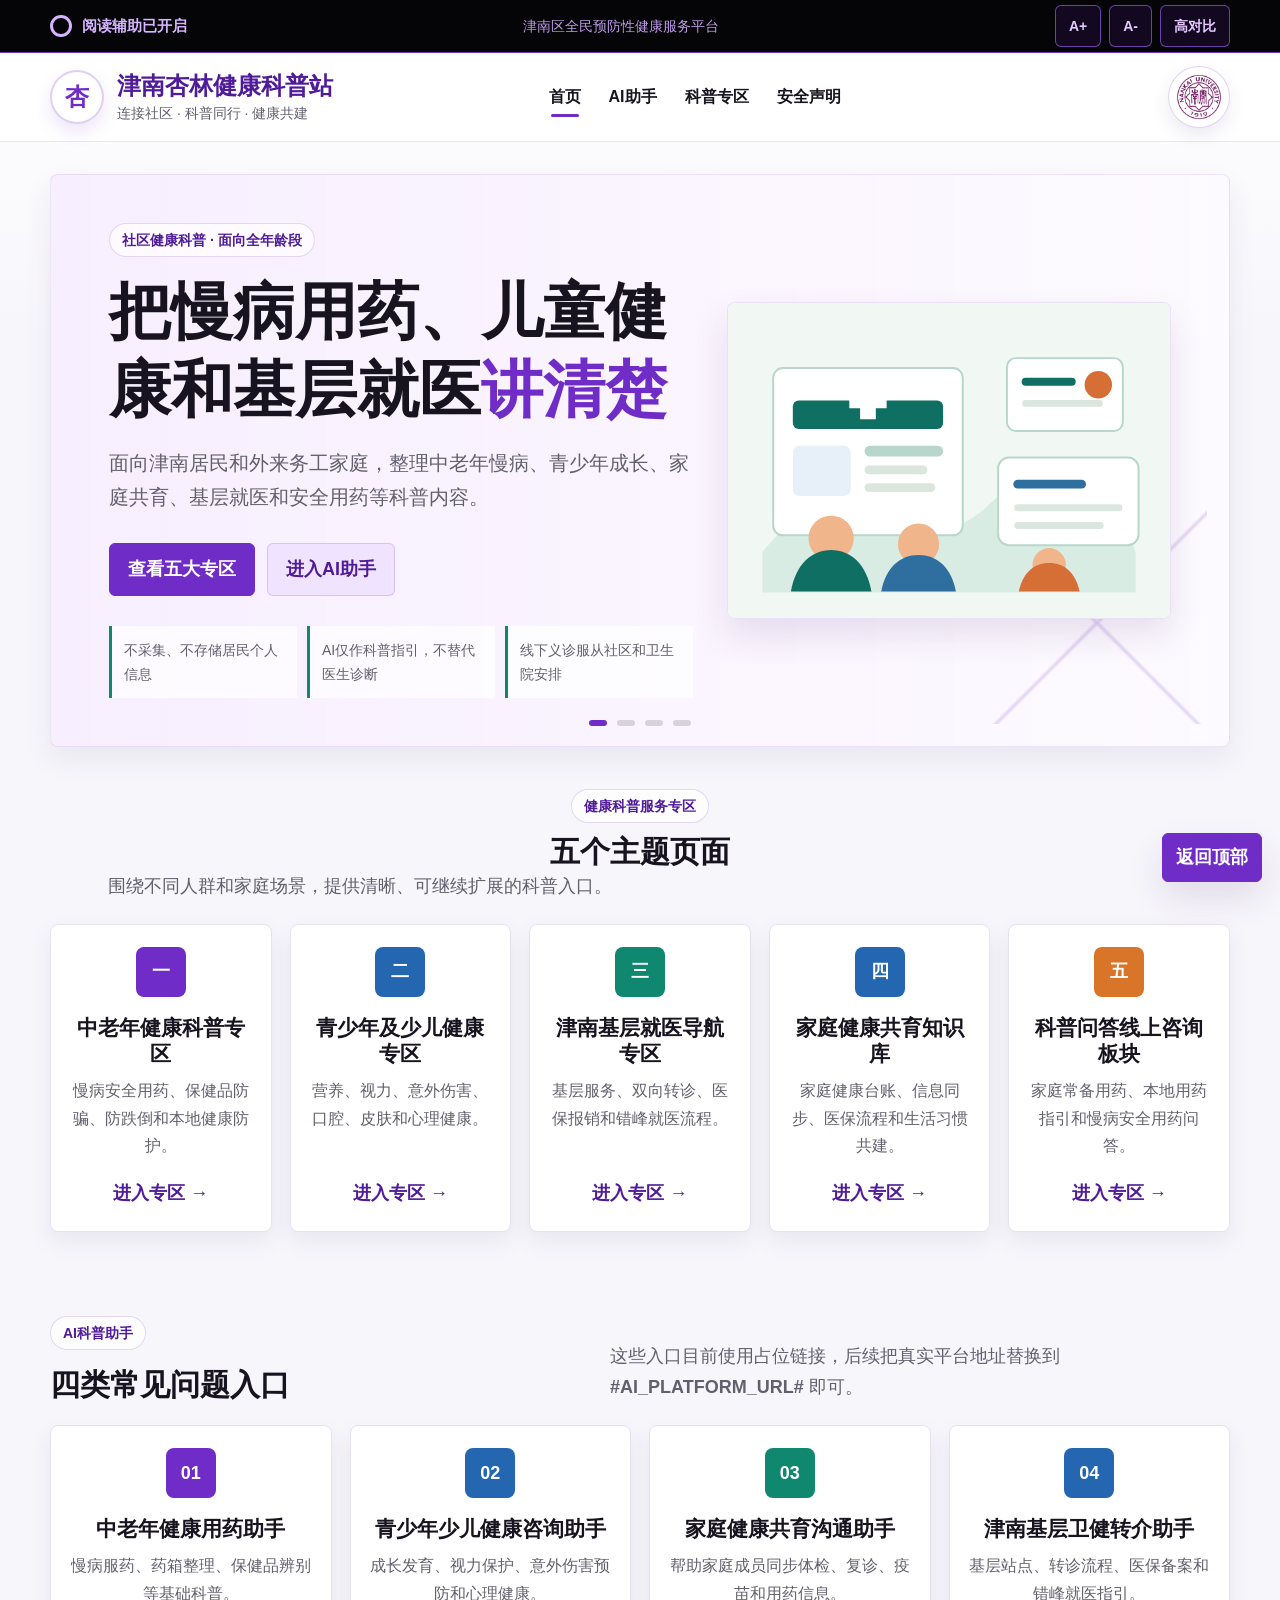
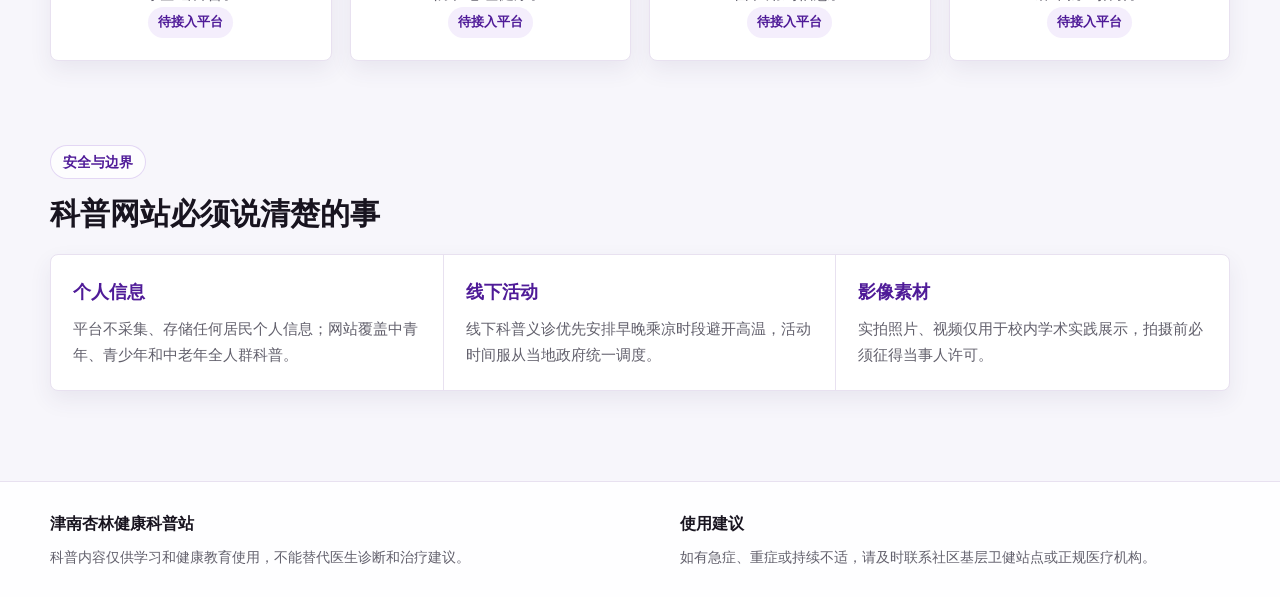
<file: index.html>
<!DOCTYPE html>
<html lang="zh-CN">
<head>
    <meta charset="UTF-8">
    <meta name="viewport" content="width=device-width, initial-scale=1.0">
    <title>津南杏林健康科普站 - 津南区全民预防性健康服务平台</title>
    <link rel="stylesheet" href="./css/common.css">
</head>
<body>
    <a class="skip-link" href="#main">跳到主要内容</a>

    <div class="accessibility-strip">
        <div class="container accessibility-inner">
            <span class="assist-status">阅读辅助已开启</span>
            <span class="assist-note">津南区全民预防性健康服务平台</span>
            <div class="tool-bar" aria-label="阅读辅助工具">
                <button type="button" onclick="biggerFont()">A+</button>
                <button type="button" onclick="smallerFont()">A-</button>
                <button type="button" onclick="toggleDark()">高对比</button>
            </div>
        </div>
    </div>

    <header class="site-header">
        <div class="container header-inner">
            <a class="brand" href="./index.html" aria-label="津南杏林健康科普站首页">
                <span class="brand-mark">杏</span>
                <span>
                    <span class="brand-name">津南杏林健康科普站</span>
                    <span class="brand-subtitle">连接社区 · 科普同行 · 健康共建</span>
                </span>
            </a>

            <nav class="site-nav" aria-label="主导航">
                <a class="is-active" href="./index.html">首页</a>
                <a href="#assistants">AI助手</a>
                <a href="#services">科普专区</a>
                <a href="#notice">安全声明</a>
            </nav>

            <div class="header-actions">
                <span class="school-badge" aria-label="南开大学校徽">
                    <img src="./img/微信图片_20260716220226_131_164.png" alt="南开大学校徽">
                </span>
            </div>
        </div>
    </header>

    <main id="main">
        <section class="container hero">
            <div>
                <span class="eyebrow">社区健康科普 · 面向全年龄段</span>
                <h1>把慢病用药、儿童健康和基层就医<span class="highlight">讲清楚</span></h1>
                <p class="hero-text">
                    面向津南居民和外来务工家庭，整理中老年慢病、青少年成长、家庭共育、基层就医和安全用药等科普内容。
                </p>
                <div class="hero-actions">
                    <a class="button primary" href="#services">查看五大专区</a>
                    <a class="button secondary" href="#assistants">进入AI助手</a>
                </div>
                <div class="hero-notes" aria-label="平台特点">
                    <p class="note">不采集、不存储居民个人信息</p>
                    <p class="note">AI仅作科普指引，不替代医生诊断</p>
                    <p class="note">线下义诊服从社区和卫生院安排</p>
                </div>
            </div>

            <div class="hero-visual">
                <img src="./img/community-health.svg" alt="社区健康科普插画">
            </div>

            <div class="hero-dots" aria-hidden="true">
                <span></span>
                <span></span>
                <span></span>
                <span></span>
            </div>
        </section>

        <section class="section" id="services">
            <div class="container">
                <div class="section-header center">
                    <span class="eyebrow">健康科普服务专区</span>
                    <h2>五个主题页面</h2>
                    <p>围绕不同人群和家庭场景，提供清晰、可继续扩展的科普入口。</p>
                </div>

                <div class="card-grid service-grid">
                    <a class="card" href="./pages/old.html">
                        <span class="card-index">一</span>
                        <h3>中老年健康科普专区</h3>
                        <p>慢病安全用药、保健品防骗、防跌倒和本地健康防护。</p>
                        <span class="text-link">进入专区 →</span>
                    </a>
                    <a class="card" href="./pages/child.html">
                        <span class="card-index">二</span>
                        <h3>青少年及少儿健康专区</h3>
                        <p>营养、视力、意外伤害、口腔、皮肤和心理健康。</p>
                        <span class="text-link">进入专区 →</span>
                    </a>
                    <a class="card" href="./pages/hospital.html">
                        <span class="card-index">三</span>
                        <h3>津南基层就医导航专区</h3>
                        <p>基层服务、双向转诊、医保报销和错峰就医流程。</p>
                        <span class="text-link">进入专区 →</span>
                    </a>
                    <a class="card" href="./pages/family.html">
                        <span class="card-index">四</span>
                        <h3>家庭健康共育知识库</h3>
                        <p>家庭健康台账、信息同步、医保流程和生活习惯共建。</p>
                        <span class="text-link">进入专区 →</span>
                    </a>
                    <a class="card" href="./pages/medicine.html">
                        <span class="card-index">五</span>
                        <h3>科普问答线上咨询板块</h3>
                        <p>家庭常备用药、本地用药指引和慢病安全用药问答。</p>
                        <span class="text-link">进入专区 →</span>
                    </a>
                </div>
            </div>
        </section>

        <section class="section" id="assistants">
            <div class="container">
                <div class="section-header">
                    <div>
                        <span class="eyebrow">AI科普助手</span>
                        <h2>四类常见问题入口</h2>
                    </div>
                    <p>这些入口目前使用占位链接，后续把真实平台地址替换到 <strong>#AI_PLATFORM_URL#</strong> 即可。</p>
                </div>

                <div class="card-grid">
                    <a class="card" href="#AI_PLATFORM_URL#" target="_blank">
                        <span class="card-index">01</span>
                        <h3>中老年健康用药助手</h3>
                        <p>慢病服药、药箱整理、保健品辨别等基础科普。</p>
                        <span class="tag">待接入平台</span>
                    </a>
                    <a class="card" href="#AI_PLATFORM_URL#" target="_blank">
                        <span class="card-index">02</span>
                        <h3>青少年少儿健康咨询助手</h3>
                        <p>成长发育、视力保护、意外伤害预防和心理健康。</p>
                        <span class="tag">待接入平台</span>
                    </a>
                    <a class="card" href="#AI_PLATFORM_URL#" target="_blank">
                        <span class="card-index">03</span>
                        <h3>家庭健康共育沟通助手</h3>
                        <p>帮助家庭成员同步体检、复诊、疫苗和用药信息。</p>
                        <span class="tag">待接入平台</span>
                    </a>
                    <a class="card" href="#AI_PLATFORM_URL#" target="_blank">
                        <span class="card-index">04</span>
                        <h3>津南基层卫健转介助手</h3>
                        <p>基层站点、转诊流程、医保备案和错峰就医指引。</p>
                        <span class="tag">待接入平台</span>
                    </a>
                </div>
            </div>
        </section>

        <section class="section" id="notice">
            <div class="container">
                <div class="section-header">
                    <div>
                        <span class="eyebrow">安全与边界</span>
                        <h2>科普网站必须说清楚的事</h2>
                    </div>
                </div>
                <div class="notice-panel">
                    <div class="notice-item">
                        <strong>个人信息</strong>
                        <p>平台不采集、存储任何居民个人信息；网站覆盖中青年、青少年和中老年全人群科普。</p>
                    </div>
                    <div class="notice-item">
                        <strong>线下活动</strong>
                        <p>线下科普义诊优先安排早晚乘凉时段避开高温，活动时间服从当地政府统一调度。</p>
                    </div>
                    <div class="notice-item">
                        <strong>影像素材</strong>
                        <p>实拍照片、视频仅用于校内学术实践展示，拍摄前必须征得当事人许可。</p>
                    </div>
                </div>
            </div>
        </section>

        <button class="back-top" type="button" onclick="backTop()">返回顶部</button>
    </main>

    <footer class="site-footer">
        <div class="container footer-inner">
            <div>
                <strong>津南杏林健康科普站</strong>
                <p>科普内容仅供学习和健康教育使用，不能替代医生诊断和治疗建议。</p>
            </div>
            <div>
                <strong>使用建议</strong>
                <p>如有急症、重症或持续不适，请及时联系社区基层卫健站点或正规医疗机构。</p>
            </div>
        </div>
    </footer>

    <script src="./js/tool.js"></script>
</body>
</html>
</file>
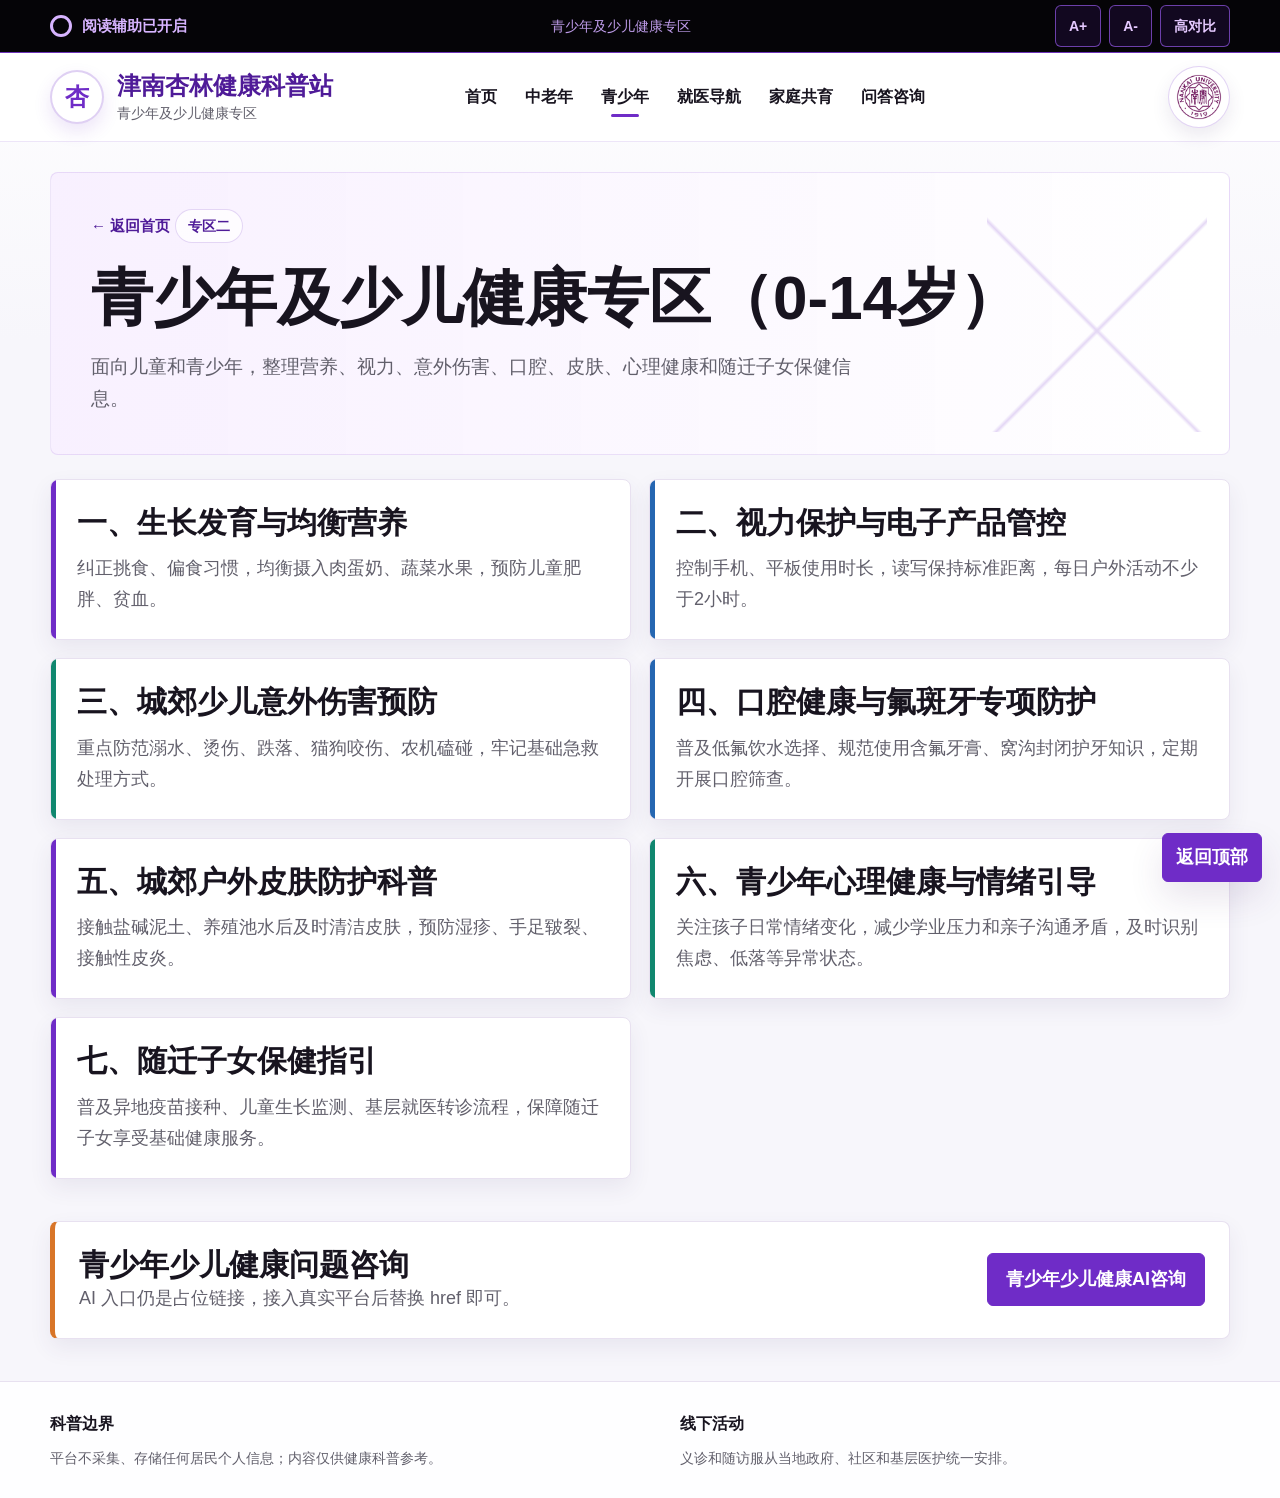
<file: pages/child.html>
<!DOCTYPE html>
<html lang="zh-CN">
<head>
    <meta charset="UTF-8">
    <meta name="viewport" content="width=device-width, initial-scale=1.0">
    <title>青少年及少儿健康专区 - 津南杏林健康科普站</title>
    <link rel="stylesheet" href="../css/common.css">
</head>
<body>
    <a class="skip-link" href="#main">跳到主要内容</a>

    <div class="accessibility-strip">
        <div class="container accessibility-inner">
            <span class="assist-status">阅读辅助已开启</span>
            <span class="assist-note">青少年及少儿健康专区</span>
            <div class="tool-bar" aria-label="阅读辅助工具">
                <button type="button" onclick="biggerFont()">A+</button>
                <button type="button" onclick="smallerFont()">A-</button>
                <button type="button" onclick="toggleDark()">高对比</button>
            </div>
        </div>
    </div>

    <header class="site-header">
        <div class="container header-inner">
            <a class="brand" href="../index.html" aria-label="返回首页">
                <span class="brand-mark">杏</span>
                <span>
                    <span class="brand-name">津南杏林健康科普站</span>
                    <span class="brand-subtitle">青少年及少儿健康专区</span>
                </span>
            </a>

            <nav class="site-nav" aria-label="专区导航">
                <a href="../index.html">首页</a>
                <a href="./old.html">中老年</a>
                <a class="is-active" href="./child.html">青少年</a>
                <a href="./hospital.html">就医导航</a>
                <a href="./family.html">家庭共育</a>
                <a href="./medicine.html">问答咨询</a>
            </nav>

            <div class="header-actions">
                <span class="school-badge" aria-label="南开大学校徽">
                    <img src="../img/微信图片_20260716220226_131_164.png" alt="南开大学校徽">
                </span>
            </div>
        </div>
    </header>

    <main id="main" class="container page-main">
        <section class="page-hero">
            <a class="crumb" href="../index.html">← 返回首页</a>
            <span class="eyebrow">专区二</span>
            <h1>青少年及少儿健康专区（0-14岁）</h1>
            <p>面向儿童和青少年，整理营养、视力、意外伤害、口腔、皮肤、心理健康和随迁子女保健信息。</p>
        </section>

        <section class="content-grid" aria-label="青少年及少儿健康科普内容">
            <article class="article-card">
                <h2>一、生长发育与均衡营养</h2>
                <p>纠正挑食、偏食习惯，均衡摄入肉蛋奶、蔬菜水果，预防儿童肥胖、贫血。</p>
            </article>

            <article class="article-card">
                <h2>二、视力保护与电子产品管控</h2>
                <p>控制手机、平板使用时长，读写保持标准距离，每日户外活动不少于2小时。</p>
            </article>

            <article class="article-card">
                <h2>三、城郊少儿意外伤害预防</h2>
                <p>重点防范溺水、烫伤、跌落、猫狗咬伤、农机磕碰，牢记基础急救处理方式。</p>
            </article>

            <article class="article-card">
                <h2>四、口腔健康与氟斑牙专项防护</h2>
                <p>普及低氟饮水选择、规范使用含氟牙膏、窝沟封闭护牙知识，定期开展口腔筛查。</p>
            </article>

            <article class="article-card">
                <h2>五、城郊户外皮肤防护科普</h2>
                <p>接触盐碱泥土、养殖池水后及时清洁皮肤，预防湿疹、手足皲裂、接触性皮炎。</p>
            </article>

            <article class="article-card">
                <h2>六、青少年心理健康与情绪引导</h2>
                <p>关注孩子日常情绪变化，减少学业压力和亲子沟通矛盾，及时识别焦虑、低落等异常状态。</p>
            </article>

            <article class="article-card">
                <h2>七、随迁子女保健指引</h2>
                <p>普及异地疫苗接种、儿童生长监测、基层就医转诊流程，保障随迁子女享受基础健康服务。</p>
            </article>
        </section>

        <section class="callout">
            <div>
                <h2>青少年少儿健康问题咨询</h2>
                <p>AI 入口仍是占位链接，接入真实平台后替换 href 即可。</p>
            </div>
            <a class="button primary" href="#AI_PLATFORM_URL#" target="_blank">青少年少儿健康AI咨询</a>
        </section>

        <button class="back-top" type="button" onclick="backTop()">返回顶部</button>
    </main>

    <footer class="site-footer">
        <div class="container footer-inner">
            <div>
                <strong>科普边界</strong>
                <p>平台不采集、存储任何居民个人信息；内容仅供健康科普参考。</p>
            </div>
            <div>
                <strong>线下活动</strong>
                <p>义诊和随访服从当地政府、社区和基层医护统一安排。</p>
            </div>
        </div>
    </footer>

    <script src="../js/tool.js"></script>
</body>
</html>
</file>
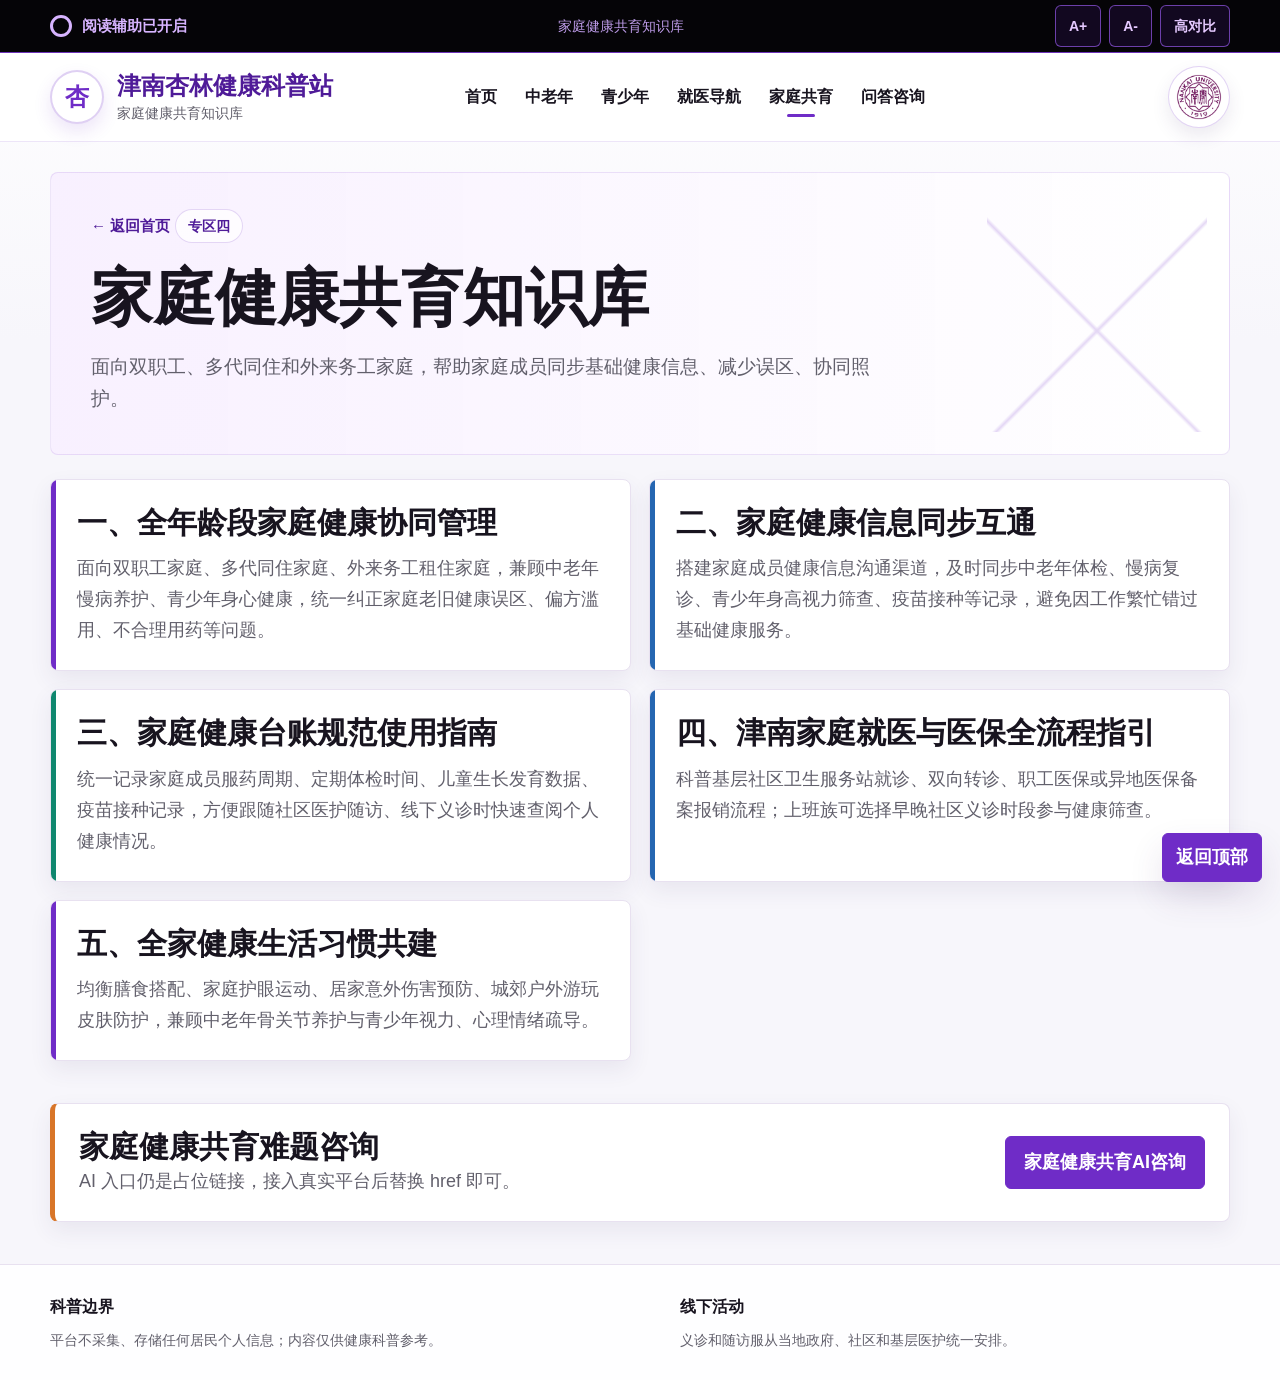
<file: pages/family.html>
<!DOCTYPE html>
<html lang="zh-CN">
<head>
    <meta charset="UTF-8">
    <meta name="viewport" content="width=device-width, initial-scale=1.0">
    <title>家庭健康共育知识库 - 津南杏林健康科普站</title>
    <link rel="stylesheet" href="../css/common.css">
</head>
<body>
    <a class="skip-link" href="#main">跳到主要内容</a>

    <div class="accessibility-strip">
        <div class="container accessibility-inner">
            <span class="assist-status">阅读辅助已开启</span>
            <span class="assist-note">家庭健康共育知识库</span>
            <div class="tool-bar" aria-label="阅读辅助工具">
                <button type="button" onclick="biggerFont()">A+</button>
                <button type="button" onclick="smallerFont()">A-</button>
                <button type="button" onclick="toggleDark()">高对比</button>
            </div>
        </div>
    </div>

    <header class="site-header">
        <div class="container header-inner">
            <a class="brand" href="../index.html" aria-label="返回首页">
                <span class="brand-mark">杏</span>
                <span>
                    <span class="brand-name">津南杏林健康科普站</span>
                    <span class="brand-subtitle">家庭健康共育知识库</span>
                </span>
            </a>

            <nav class="site-nav" aria-label="专区导航">
                <a href="../index.html">首页</a>
                <a href="./old.html">中老年</a>
                <a href="./child.html">青少年</a>
                <a href="./hospital.html">就医导航</a>
                <a class="is-active" href="./family.html">家庭共育</a>
                <a href="./medicine.html">问答咨询</a>
            </nav>

            <div class="header-actions">
                <span class="school-badge" aria-label="南开大学校徽">
                    <img src="../img/微信图片_20260716220226_131_164.png" alt="南开大学校徽">
                </span>
            </div>
        </div>
    </header>

    <main id="main" class="container page-main">
        <section class="page-hero">
            <a class="crumb" href="../index.html">← 返回首页</a>
            <span class="eyebrow">专区四</span>
            <h1>家庭健康共育知识库</h1>
            <p>面向双职工、多代同住和外来务工家庭，帮助家庭成员同步基础健康信息、减少误区、协同照护。</p>
        </section>

        <section class="content-grid" aria-label="家庭健康共育内容">
            <article class="article-card">
                <h2>一、全年龄段家庭健康协同管理</h2>
                <p>面向双职工家庭、多代同住家庭、外来务工租住家庭，兼顾中老年慢病养护、青少年身心健康，统一纠正家庭老旧健康误区、偏方滥用、不合理用药等问题。</p>
            </article>

            <article class="article-card">
                <h2>二、家庭健康信息同步互通</h2>
                <p>搭建家庭成员健康信息沟通渠道，及时同步中老年体检、慢病复诊、青少年身高视力筛查、疫苗接种等记录，避免因工作繁忙错过基础健康服务。</p>
            </article>

            <article class="article-card">
                <h2>三、家庭健康台账规范使用指南</h2>
                <p>统一记录家庭成员服药周期、定期体检时间、儿童生长发育数据、疫苗接种记录，方便跟随社区医护随访、线下义诊时快速查阅个人健康情况。</p>
            </article>

            <article class="article-card">
                <h2>四、津南家庭就医与医保全流程指引</h2>
                <p>科普基层社区卫生服务站就诊、双向转诊、职工医保或异地医保备案报销流程；上班族可选择早晚社区义诊时段参与健康筛查。</p>
            </article>

            <article class="article-card">
                <h2>五、全家健康生活习惯共建</h2>
                <p>均衡膳食搭配、家庭护眼运动、居家意外伤害预防、城郊户外游玩皮肤防护，兼顾中老年骨关节养护与青少年视力、心理情绪疏导。</p>
            </article>
        </section>

        <section class="callout">
            <div>
                <h2>家庭健康共育难题咨询</h2>
                <p>AI 入口仍是占位链接，接入真实平台后替换 href 即可。</p>
            </div>
            <a class="button primary" href="#AI_PLATFORM_URL#" target="_blank">家庭健康共育AI咨询</a>
        </section>

        <button class="back-top" type="button" onclick="backTop()">返回顶部</button>
    </main>

    <footer class="site-footer">
        <div class="container footer-inner">
            <div>
                <strong>科普边界</strong>
                <p>平台不采集、存储任何居民个人信息；内容仅供健康科普参考。</p>
            </div>
            <div>
                <strong>线下活动</strong>
                <p>义诊和随访服从当地政府、社区和基层医护统一安排。</p>
            </div>
        </div>
    </footer>

    <script src="../js/tool.js"></script>
</body>
</html>
</file>
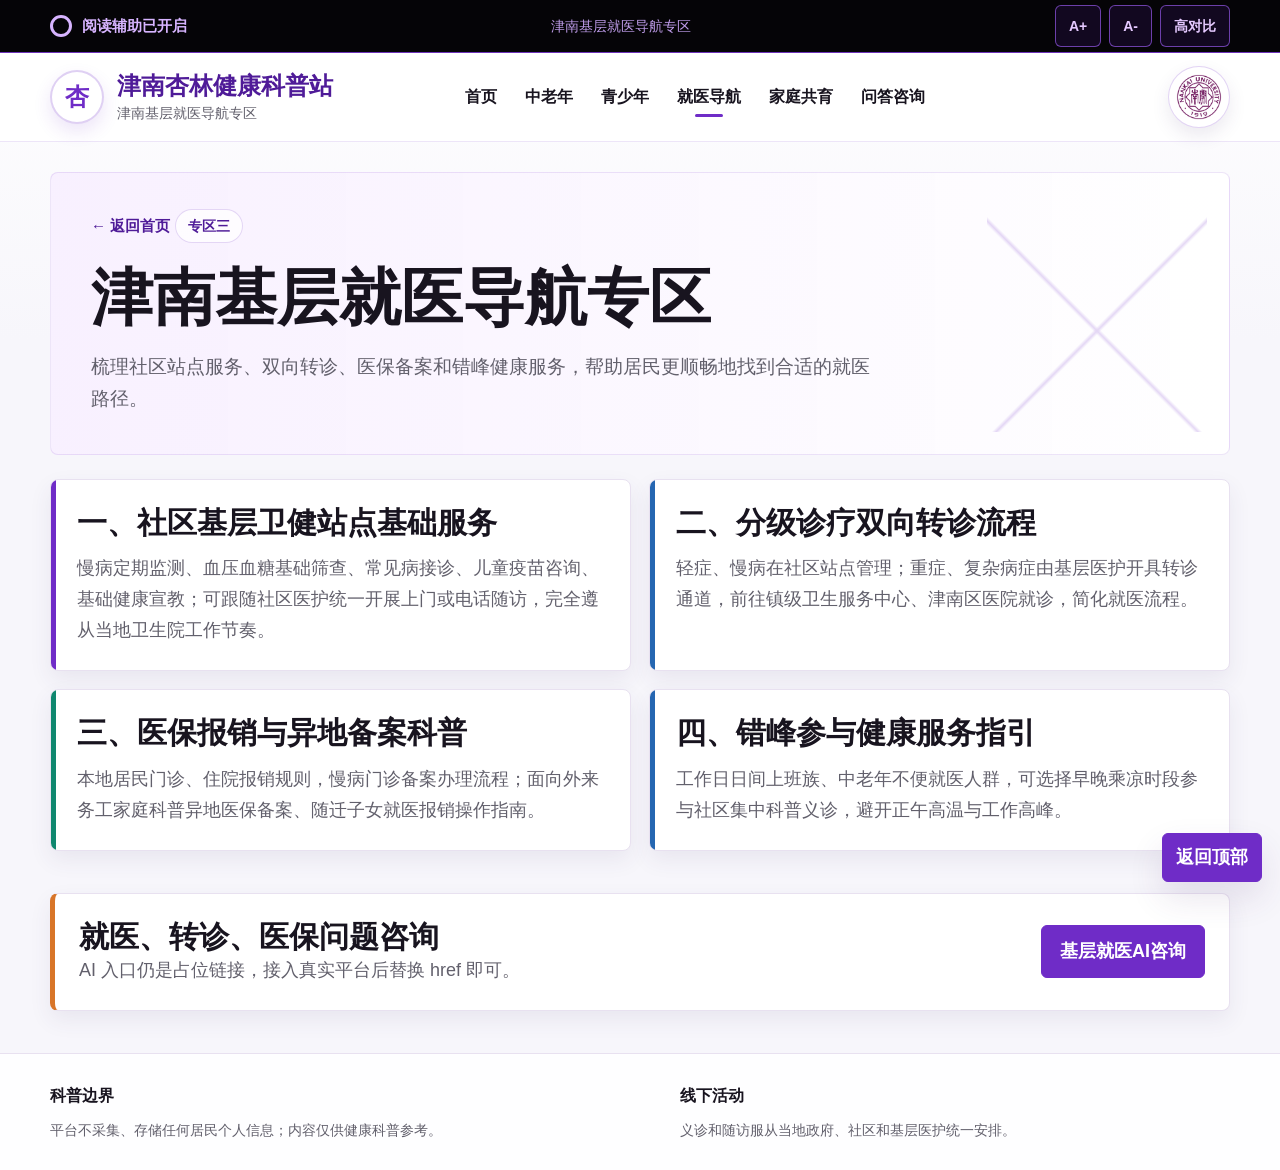
<file: pages/hospital.html>
<!DOCTYPE html>
<html lang="zh-CN">
<head>
    <meta charset="UTF-8">
    <meta name="viewport" content="width=device-width, initial-scale=1.0">
    <title>津南基层就医导航专区 - 津南杏林健康科普站</title>
    <link rel="stylesheet" href="../css/common.css">
</head>
<body>
    <a class="skip-link" href="#main">跳到主要内容</a>

    <div class="accessibility-strip">
        <div class="container accessibility-inner">
            <span class="assist-status">阅读辅助已开启</span>
            <span class="assist-note">津南基层就医导航专区</span>
            <div class="tool-bar" aria-label="阅读辅助工具">
                <button type="button" onclick="biggerFont()">A+</button>
                <button type="button" onclick="smallerFont()">A-</button>
                <button type="button" onclick="toggleDark()">高对比</button>
            </div>
        </div>
    </div>

    <header class="site-header">
        <div class="container header-inner">
            <a class="brand" href="../index.html" aria-label="返回首页">
                <span class="brand-mark">杏</span>
                <span>
                    <span class="brand-name">津南杏林健康科普站</span>
                    <span class="brand-subtitle">津南基层就医导航专区</span>
                </span>
            </a>

            <nav class="site-nav" aria-label="专区导航">
                <a href="../index.html">首页</a>
                <a href="./old.html">中老年</a>
                <a href="./child.html">青少年</a>
                <a class="is-active" href="./hospital.html">就医导航</a>
                <a href="./family.html">家庭共育</a>
                <a href="./medicine.html">问答咨询</a>
            </nav>

            <div class="header-actions">
                <span class="school-badge" aria-label="南开大学校徽">
                    <img src="../img/微信图片_20260716220226_131_164.png" alt="南开大学校徽">
                </span>
            </div>
        </div>
    </header>

    <main id="main" class="container page-main">
        <section class="page-hero">
            <a class="crumb" href="../index.html">← 返回首页</a>
            <span class="eyebrow">专区三</span>
            <h1>津南基层就医导航专区</h1>
            <p>梳理社区站点服务、双向转诊、医保备案和错峰健康服务，帮助居民更顺畅地找到合适的就医路径。</p>
        </section>

        <section class="content-grid" aria-label="津南基层就医导航内容">
            <article class="article-card">
                <h2>一、社区基层卫健站点基础服务</h2>
                <p>慢病定期监测、血压血糖基础筛查、常见病接诊、儿童疫苗咨询、基础健康宣教；可跟随社区医护统一开展上门或电话随访，完全遵从当地卫生院工作节奏。</p>
            </article>

            <article class="article-card">
                <h2>二、分级诊疗双向转诊流程</h2>
                <p>轻症、慢病在社区站点管理；重症、复杂病症由基层医护开具转诊通道，前往镇级卫生服务中心、津南区医院就诊，简化就医流程。</p>
            </article>

            <article class="article-card">
                <h2>三、医保报销与异地备案科普</h2>
                <p>本地居民门诊、住院报销规则，慢病门诊备案办理流程；面向外来务工家庭科普异地医保备案、随迁子女就医报销操作指南。</p>
            </article>

            <article class="article-card">
                <h2>四、错峰参与健康服务指引</h2>
                <p>工作日日间上班族、中老年不便就医人群，可选择早晚乘凉时段参与社区集中科普义诊，避开正午高温与工作高峰。</p>
            </article>
        </section>

        <section class="callout">
            <div>
                <h2>就医、转诊、医保问题咨询</h2>
                <p>AI 入口仍是占位链接，接入真实平台后替换 href 即可。</p>
            </div>
            <a class="button primary" href="#AI_PLATFORM_URL#" target="_blank">基层就医AI咨询</a>
        </section>

        <button class="back-top" type="button" onclick="backTop()">返回顶部</button>
    </main>

    <footer class="site-footer">
        <div class="container footer-inner">
            <div>
                <strong>科普边界</strong>
                <p>平台不采集、存储任何居民个人信息；内容仅供健康科普参考。</p>
            </div>
            <div>
                <strong>线下活动</strong>
                <p>义诊和随访服从当地政府、社区和基层医护统一安排。</p>
            </div>
        </div>
    </footer>

    <script src="../js/tool.js"></script>
</body>
</html>
</file>
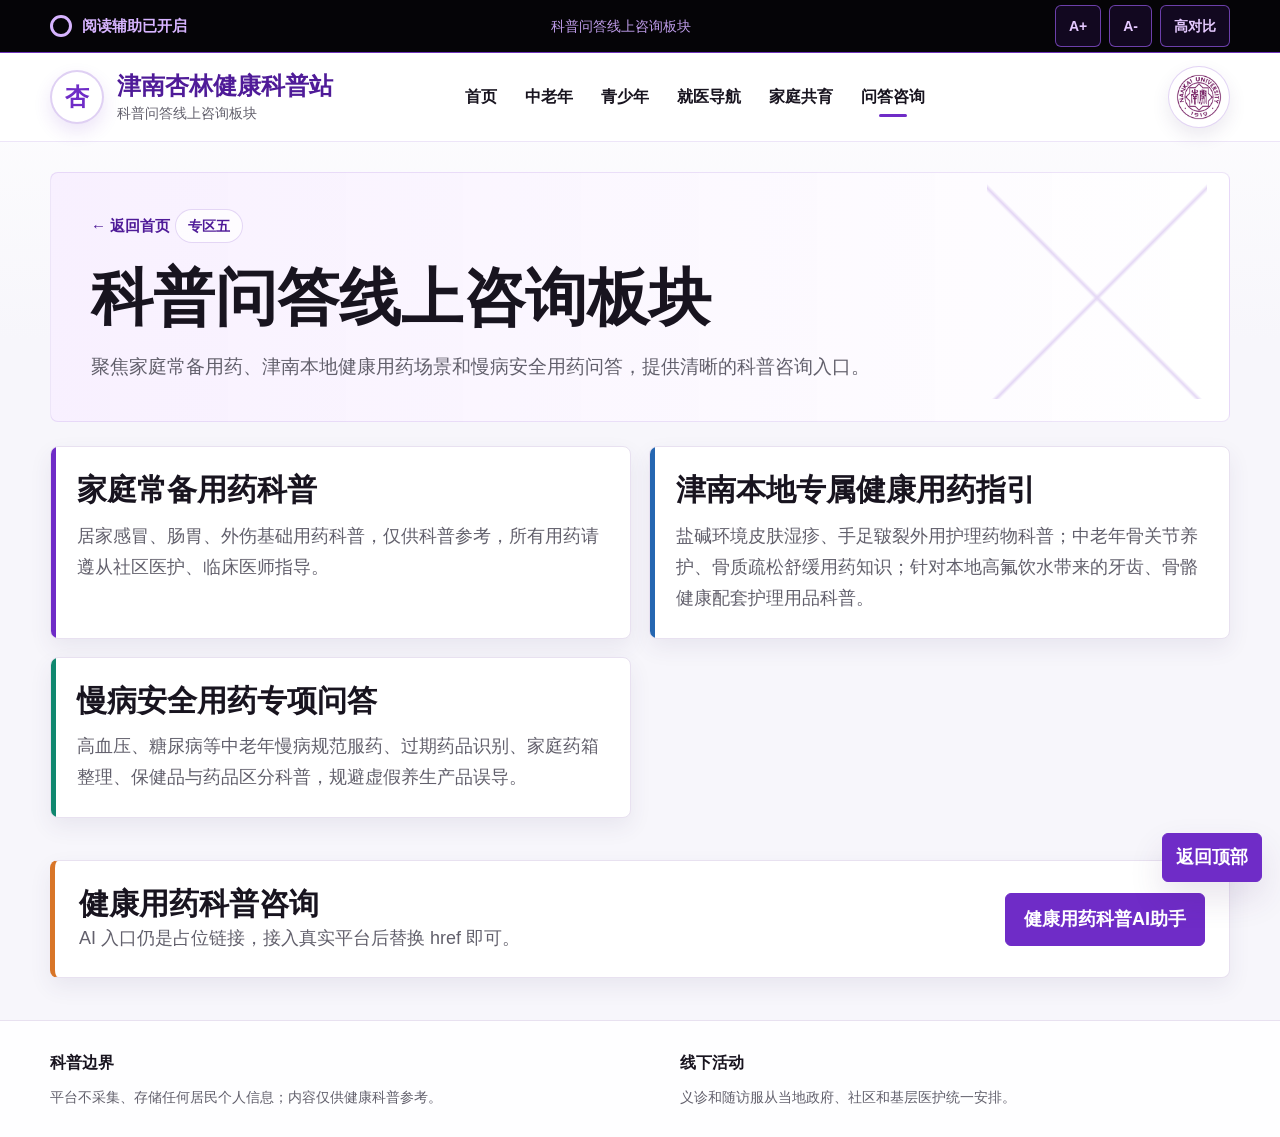
<file: pages/medicine.html>
<!DOCTYPE html>
<html lang="zh-CN">
<head>
    <meta charset="UTF-8">
    <meta name="viewport" content="width=device-width, initial-scale=1.0">
    <title>科普问答线上咨询板块 - 津南杏林健康科普站</title>
    <link rel="stylesheet" href="../css/common.css">
</head>
<body>
    <a class="skip-link" href="#main">跳到主要内容</a>

    <div class="accessibility-strip">
        <div class="container accessibility-inner">
            <span class="assist-status">阅读辅助已开启</span>
            <span class="assist-note">科普问答线上咨询板块</span>
            <div class="tool-bar" aria-label="阅读辅助工具">
                <button type="button" onclick="biggerFont()">A+</button>
                <button type="button" onclick="smallerFont()">A-</button>
                <button type="button" onclick="toggleDark()">高对比</button>
            </div>
        </div>
    </div>

    <header class="site-header">
        <div class="container header-inner">
            <a class="brand" href="../index.html" aria-label="返回首页">
                <span class="brand-mark">杏</span>
                <span>
                    <span class="brand-name">津南杏林健康科普站</span>
                    <span class="brand-subtitle">科普问答线上咨询板块</span>
                </span>
            </a>

            <nav class="site-nav" aria-label="专区导航">
                <a href="../index.html">首页</a>
                <a href="./old.html">中老年</a>
                <a href="./child.html">青少年</a>
                <a href="./hospital.html">就医导航</a>
                <a href="./family.html">家庭共育</a>
                <a class="is-active" href="./medicine.html">问答咨询</a>
            </nav>

            <div class="header-actions">
                <span class="school-badge" aria-label="南开大学校徽">
                    <img src="../img/微信图片_20260716220226_131_164.png" alt="南开大学校徽">
                </span>
            </div>
        </div>
    </header>

    <main id="main" class="container page-main">
        <section class="page-hero">
            <a class="crumb" href="../index.html">← 返回首页</a>
            <span class="eyebrow">专区五</span>
            <h1>科普问答线上咨询板块</h1>
            <p>聚焦家庭常备用药、津南本地健康用药场景和慢病安全用药问答，提供清晰的科普咨询入口。</p>
        </section>

        <section class="content-grid" aria-label="科普问答线上咨询内容">
            <article class="article-card">
                <h2>家庭常备用药科普</h2>
                <p>居家感冒、肠胃、外伤基础用药科普，仅供科普参考，所有用药请遵从社区医护、临床医师指导。</p>
            </article>

            <article class="article-card">
                <h2>津南本地专属健康用药指引</h2>
                <p>盐碱环境皮肤湿疹、手足皲裂外用护理药物科普；中老年骨关节养护、骨质疏松舒缓用药知识；针对本地高氟饮水带来的牙齿、骨骼健康配套护理用品科普。</p>
            </article>

            <article class="article-card">
                <h2>慢病安全用药专项问答</h2>
                <p>高血压、糖尿病等中老年慢病规范服药、过期药品识别、家庭药箱整理、保健品与药品区分科普，规避虚假养生产品误导。</p>
            </article>
        </section>

        <section class="callout">
            <div>
                <h2>健康用药科普咨询</h2>
                <p>AI 入口仍是占位链接，接入真实平台后替换 href 即可。</p>
            </div>
            <a class="button primary" href="#AI_PLATFORM_URL#" target="_blank">健康用药科普AI助手</a>
        </section>

        <button class="back-top" type="button" onclick="backTop()">返回顶部</button>
    </main>

    <footer class="site-footer">
        <div class="container footer-inner">
            <div>
                <strong>科普边界</strong>
                <p>平台不采集、存储任何居民个人信息；内容仅供健康科普参考。</p>
            </div>
            <div>
                <strong>线下活动</strong>
                <p>义诊和随访服从当地政府、社区和基层医护统一安排。</p>
            </div>
        </div>
    </footer>

    <script src="../js/tool.js"></script>
</body>
</html>
</file>
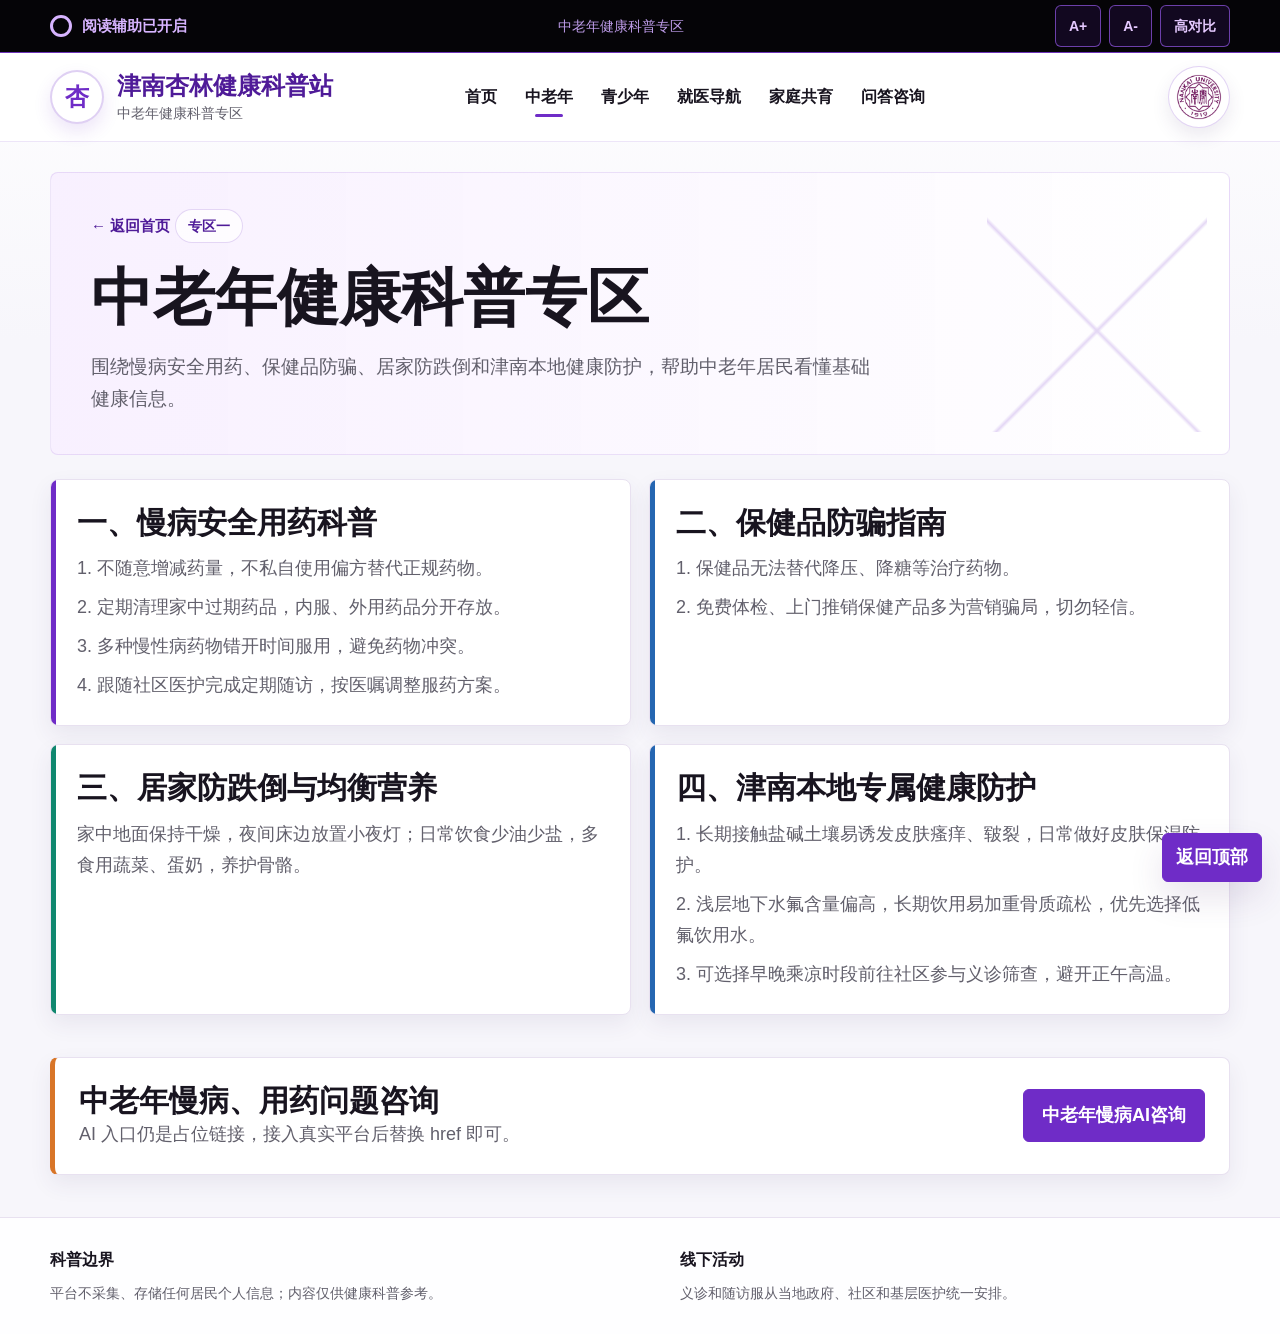
<file: pages/old.html>
<!DOCTYPE html>
<html lang="zh-CN">
<head>
    <meta charset="UTF-8">
    <meta name="viewport" content="width=device-width, initial-scale=1.0">
    <title>中老年健康科普专区 - 津南杏林健康科普站</title>
    <link rel="stylesheet" href="../css/common.css">
</head>
<body>
    <a class="skip-link" href="#main">跳到主要内容</a>

    <div class="accessibility-strip">
        <div class="container accessibility-inner">
            <span class="assist-status">阅读辅助已开启</span>
            <span class="assist-note">中老年健康科普专区</span>
            <div class="tool-bar" aria-label="阅读辅助工具">
                <button type="button" onclick="biggerFont()">A+</button>
                <button type="button" onclick="smallerFont()">A-</button>
                <button type="button" onclick="toggleDark()">高对比</button>
            </div>
        </div>
    </div>

    <header class="site-header">
        <div class="container header-inner">
            <a class="brand" href="../index.html" aria-label="返回首页">
                <span class="brand-mark">杏</span>
                <span>
                    <span class="brand-name">津南杏林健康科普站</span>
                    <span class="brand-subtitle">中老年健康科普专区</span>
                </span>
            </a>

            <nav class="site-nav" aria-label="专区导航">
                <a href="../index.html">首页</a>
                <a class="is-active" href="./old.html">中老年</a>
                <a href="./child.html">青少年</a>
                <a href="./hospital.html">就医导航</a>
                <a href="./family.html">家庭共育</a>
                <a href="./medicine.html">问答咨询</a>
            </nav>

            <div class="header-actions">
                <span class="school-badge" aria-label="南开大学校徽">
                    <img src="../img/微信图片_20260716220226_131_164.png" alt="南开大学校徽">
                </span>
            </div>
        </div>
    </header>

    <main id="main" class="container page-main">
        <section class="page-hero">
            <a class="crumb" href="../index.html">← 返回首页</a>
            <span class="eyebrow">专区一</span>
            <h1>中老年健康科普专区</h1>
            <p>围绕慢病安全用药、保健品防骗、居家防跌倒和津南本地健康防护，帮助中老年居民看懂基础健康信息。</p>
        </section>

        <section class="content-grid" aria-label="中老年健康科普内容">
            <article class="article-card">
                <h2>一、慢病安全用药科普</h2>
                <p>1. 不随意增减药量，不私自使用偏方替代正规药物。</p>
                <p>2. 定期清理家中过期药品，内服、外用药品分开存放。</p>
                <p>3. 多种慢性病药物错开时间服用，避免药物冲突。</p>
                <p>4. 跟随社区医护完成定期随访，按医嘱调整服药方案。</p>
            </article>

            <article class="article-card">
                <h2>二、保健品防骗指南</h2>
                <p>1. 保健品无法替代降压、降糖等治疗药物。</p>
                <p>2. 免费体检、上门推销保健产品多为营销骗局，切勿轻信。</p>
            </article>

            <article class="article-card">
                <h2>三、居家防跌倒与均衡营养</h2>
                <p>家中地面保持干燥，夜间床边放置小夜灯；日常饮食少油少盐，多食用蔬菜、蛋奶，养护骨骼。</p>
            </article>

            <article class="article-card">
                <h2>四、津南本地专属健康防护</h2>
                <p>1. 长期接触盐碱土壤易诱发皮肤瘙痒、皲裂，日常做好皮肤保湿防护。</p>
                <p>2. 浅层地下水氟含量偏高，长期饮用易加重骨质疏松，优先选择低氟饮用水。</p>
                <p>3. 可选择早晚乘凉时段前往社区参与义诊筛查，避开正午高温。</p>
            </article>
        </section>

        <section class="callout">
            <div>
                <h2>中老年慢病、用药问题咨询</h2>
                <p>AI 入口仍是占位链接，接入真实平台后替换 href 即可。</p>
            </div>
            <a class="button primary" href="#AI_PLATFORM_URL#" target="_blank">中老年慢病AI咨询</a>
        </section>

        <button class="back-top" type="button" onclick="backTop()">返回顶部</button>
    </main>

    <footer class="site-footer">
        <div class="container footer-inner">
            <div>
                <strong>科普边界</strong>
                <p>平台不采集、存储任何居民个人信息；内容仅供健康科普参考。</p>
            </div>
            <div>
                <strong>线下活动</strong>
                <p>义诊和随访服从当地政府、社区和基层医护统一安排。</p>
            </div>
        </div>
    </footer>

    <script src="../js/tool.js"></script>
</body>
</html>
</file>
<file: css/common.css>
/*
津南杏林健康科普站通用样式
统一首页与各专区的视觉、导航、卡片和阅读辅助组件。
*/
:root {
    --bg: #f7f6fb;
    --surface: #ffffff;
    --surface-soft: #f4eefc;
    --surface-tint: #fbf8ff;
    --ink: #18141f;
    --muted: #62606c;
    --primary: #6f2cc7;
    --primary-dark: #4f1b98;
    --primary-soft: #efe3ff;
    --accent: #10876f;
    --warm: #d87528;
    --blue: #2566b1;
    --line: #e8e1f0;
    --shadow: 0 16px 34px rgba(70, 45, 104, 0.12);
}

* {
    box-sizing: border-box;
}

html {
    scroll-behavior: smooth;
}

body {
    margin: 0;
    font-family: "Microsoft YaHei", "PingFang SC", Arial, sans-serif;
    font-size: 18px;
    line-height: 1.72;
    color: var(--ink);
    background:
        linear-gradient(180deg, rgba(255, 255, 255, 0.98), rgba(247, 246, 251, 0.96) 340px),
        var(--bg);
    transition: background 0.25s, color 0.25s;
}

body.dark {
    --bg: #07070a;
    --surface: #111015;
    --surface-soft: #1b1523;
    --surface-tint: #15111d;
    --ink: #fff4ad;
    --muted: #ddd391;
    --primary: #d49cff;
    --primary-dark: #f0d7ff;
    --primary-soft: #2a173c;
    --accent: #72e2c4;
    --warm: #ffc27d;
    --blue: #9fd1ff;
    --line: #473b57;
    --shadow: none;
    background: #07070a;
}

a {
    color: inherit;
    text-decoration: none;
}

p {
    margin: 0;
}

img {
    max-width: 100%;
}

.skip-link {
    position: absolute;
    left: 16px;
    top: -48px;
    z-index: 1000;
    padding: 8px 12px;
    border-radius: 6px;
    background: var(--primary);
    color: #fff;
}

.skip-link:focus {
    top: 12px;
}

.container {
    width: min(1180px, calc(100% - 40px));
    margin: 0 auto;
}

.accessibility-strip {
    border-bottom: 1px solid rgba(151, 71, 255, 0.72);
    background: #050407;
    color: #d7b4ff;
}

.accessibility-inner {
    display: flex;
    min-height: 52px;
    align-items: center;
    justify-content: space-between;
    gap: 18px;
}

.assist-status {
    display: inline-flex;
    align-items: center;
    gap: 10px;
    font-size: 15px;
    font-weight: 800;
}

.assist-status::before {
    content: "";
    width: 16px;
    height: 16px;
    border: 3px solid currentColor;
    border-radius: 50%;
    box-shadow: inset 0 0 0 4px #050407;
}

.assist-note {
    color: #bd9be8;
    font-size: 14px;
}

.tool-bar {
    display: flex;
    justify-content: center;
    flex-wrap: wrap;
    gap: 8px;
}

button,
.button,
.nav-button {
    min-height: 42px;
    border: 1px solid var(--line);
    border-radius: 6px;
    background: var(--surface);
    color: var(--ink);
    cursor: pointer;
    font: inherit;
    font-weight: 800;
}

button {
    padding: 8px 13px;
}

.accessibility-strip button {
    min-height: 36px;
    border-color: rgba(164, 97, 255, 0.62);
    background: #120820;
    color: #e5c9ff;
    font-size: 14px;
}

button:hover,
.button:hover,
.nav-button:hover,
.site-nav a:hover,
.site-nav a:focus {
    border-color: var(--primary);
    color: var(--primary-dark);
}

.accessibility-strip button:hover {
    color: #ffffff;
    border-color: #c088ff;
}

.button {
    display: inline-flex;
    align-items: center;
    justify-content: center;
    gap: 8px;
    padding: 10px 18px;
}

.button.primary {
    border-color: var(--primary);
    background: var(--primary);
    color: #fff;
}

.button.secondary {
    border-color: rgba(111, 44, 199, 0.18);
    background: var(--primary-soft);
    color: var(--primary-dark);
}

body.dark .button.primary {
    color: #111;
}

.site-header {
    position: sticky;
    top: 0;
    z-index: 20;
    border-bottom: 1px solid rgba(111, 44, 199, 0.12);
    background: rgba(255, 255, 255, 0.94);
    backdrop-filter: blur(14px);
}

body.dark .site-header {
    background: rgba(9, 8, 12, 0.94);
}

.header-inner {
    position: relative;
    display: flex;
    min-height: 88px;
    align-items: center;
    justify-content: space-between;
    gap: 24px;
}

.brand {
    display: flex;
    align-items: center;
    gap: 13px;
    min-width: 278px;
}

.brand-mark {
    display: grid;
    place-items: center;
    width: 54px;
    height: 54px;
    border: 2px solid rgba(111, 44, 199, 0.22);
    border-radius: 50%;
    background: var(--surface);
    color: var(--primary);
    font-size: 24px;
    font-weight: 900;
    box-shadow: 0 8px 18px rgba(111, 44, 199, 0.12);
}

.brand-name {
    display: block;
    color: var(--primary-dark);
    font-size: 24px;
    font-weight: 900;
    line-height: 1.15;
}

.brand-subtitle {
    display: block;
    margin-top: 5px;
    color: var(--muted);
    font-size: 14px;
    line-height: 1.25;
}

.site-nav {
    display: flex;
    align-items: center;
    justify-content: center;
    gap: 12px;
    flex: 1;
}

.site-nav a {
    position: relative;
    padding: 10px 8px;
    color: var(--ink);
    font-size: 16px;
    font-weight: 800;
}

.site-nav a::after {
    content: "";
    position: absolute;
    left: 50%;
    bottom: 4px;
    width: 0;
    height: 3px;
    border-radius: 999px;
    background: var(--primary);
    transform: translateX(-50%);
    transition: width 0.18s ease;
}

.site-nav a:hover::after,
.site-nav a:focus::after,
.site-nav a.is-active::after {
    width: 28px;
}

.header-actions {
    display: flex;
    align-items: center;
    justify-content: flex-end;
    gap: 14px;
    min-width: 174px;
}

.school-badge {
    display: flex;
    align-items: center;
    justify-content: center;
    width: 62px;
    height: 62px;
    border: 1px solid rgba(111, 44, 199, 0.2);
    border-radius: 50%;
    background: #fff;
    box-shadow: 0 8px 18px rgba(70, 45, 104, 0.1);
}

.school-badge img {
    display: block;
    width: 54px;
    height: 54px;
    border-radius: 50%;
    object-fit: cover;
    object-position: center;
}

main {
    padding-bottom: 48px;
}

.hero {
    position: relative;
    display: grid;
    grid-template-columns: minmax(0, 0.92fr) minmax(300px, 0.7fr);
    align-items: center;
    gap: 34px;
    margin-top: 32px;
    padding: 48px 58px;
    overflow: hidden;
    border: 1px solid rgba(111, 44, 199, 0.1);
    border-radius: 8px;
    background:
        linear-gradient(90deg, rgba(247, 238, 255, 0.98), rgba(253, 250, 255, 0.92)),
        var(--surface);
    box-shadow: 0 12px 28px rgba(70, 45, 104, 0.08);
}

.hero::after,
.page-hero::after {
    content: "";
    position: absolute;
    inset: auto 22px 22px auto;
    width: 220px;
    height: 220px;
    opacity: 0.18;
    background:
        linear-gradient(45deg, transparent 47%, var(--primary) 48%, transparent 49%),
        linear-gradient(-45deg, transparent 47%, var(--primary) 48%, transparent 49%);
    pointer-events: none;
}

.hero > * {
    position: relative;
    z-index: 1;
}

.eyebrow {
    display: inline-flex;
    align-items: center;
    margin-bottom: 16px;
    padding: 4px 12px;
    border: 1px solid rgba(111, 44, 199, 0.18);
    border-radius: 999px;
    color: var(--primary-dark);
    background: rgba(255, 255, 255, 0.72);
    font-size: 14px;
    font-weight: 900;
}

h1,
h2,
h3 {
    margin: 0;
    line-height: 1.25;
    letter-spacing: 0;
}

h1 {
    font-size: clamp(36px, 5vw, 62px);
}

h1 .highlight,
.brand-name .highlight {
    color: var(--primary);
}

h2 {
    font-size: 30px;
}

h3 {
    font-size: 21px;
}

.hero-text {
    margin-top: 18px;
    max-width: 670px;
    color: var(--muted);
    font-size: 20px;
}

.hero-actions {
    display: flex;
    flex-wrap: wrap;
    gap: 12px;
    margin-top: 28px;
}

.hero-notes {
    display: grid;
    grid-template-columns: repeat(3, minmax(0, 1fr));
    gap: 10px;
    margin-top: 30px;
}

.note {
    padding: 12px;
    border-left: 3px solid var(--accent);
    background: rgba(255, 255, 255, 0.74);
    color: var(--muted);
    font-size: 14px;
}

body.dark .note,
body.dark .eyebrow {
    background: var(--surface);
}

.hero-visual {
    overflow: hidden;
    border: 1px solid rgba(111, 44, 199, 0.14);
    border-radius: 8px;
    background: rgba(255, 255, 255, 0.84);
    box-shadow: var(--shadow);
}

.hero-visual img {
    display: block;
    width: 100%;
    height: auto;
}

.hero-dots {
    position: absolute;
    left: 50%;
    bottom: 20px;
    display: flex;
    gap: 10px;
    transform: translateX(-50%);
}

.hero-dots span {
    width: 18px;
    height: 6px;
    border-radius: 999px;
    background: #d7d2dc;
}

.hero-dots span:first-child {
    background: var(--primary);
}

.section {
    padding: 42px 0;
}

.section-header {
    display: flex;
    align-items: end;
    justify-content: space-between;
    gap: 24px;
    margin-bottom: 22px;
}

.section-header.center {
    display: block;
    text-align: center;
}

.section-header.center .eyebrow {
    margin-bottom: 10px;
}

.section-header p {
    max-width: 620px;
    color: var(--muted);
}

.card-grid {
    display: grid;
    grid-template-columns: repeat(4, minmax(0, 1fr));
    gap: 18px;
}

.service-grid {
    grid-template-columns: repeat(5, minmax(0, 1fr));
}

.card,
.article-card,
.callout,
.notice-panel {
    border: 1px solid var(--line);
    border-radius: 8px;
    background: var(--surface);
    box-shadow: 0 9px 22px rgba(70, 45, 104, 0.08);
}

body.dark .card,
body.dark .article-card,
body.dark .callout,
body.dark .notice-panel {
    box-shadow: none;
}

.card {
    display: flex;
    min-height: 214px;
    flex-direction: column;
    align-items: center;
    padding: 22px 18px;
    text-align: center;
    transition: transform 0.18s ease, border-color 0.18s ease;
}

.card:hover {
    border-color: rgba(111, 44, 199, 0.48);
    transform: translateY(-2px);
}

.card-index {
    display: grid;
    place-items: center;
    width: 50px;
    height: 50px;
    margin-bottom: 18px;
    border-radius: 8px;
    background: var(--primary);
    color: #fff;
    font-size: 18px;
    font-weight: 900;
}

.card:nth-child(2n) .card-index {
    background: var(--blue);
}

.card:nth-child(3n) .card-index {
    background: var(--accent);
}

.card:nth-child(5n) .card-index {
    background: var(--warm);
}

.card p {
    margin-top: 10px;
    color: var(--muted);
    font-size: 16px;
}

.card .text-link {
    margin-top: auto;
    padding-top: 18px;
    color: var(--primary-dark);
    font-weight: 900;
}

.tag {
    display: inline-flex;
    width: fit-content;
    margin-top: auto;
    padding: 4px 10px;
    border-radius: 999px;
    background: var(--surface-soft);
    color: var(--primary-dark);
    font-size: 13px;
    font-weight: 900;
}

.notice-panel {
    display: grid;
    grid-template-columns: 1fr 1fr 1fr;
    gap: 0;
    overflow: hidden;
}

.notice-item {
    padding: 22px;
    border-right: 1px solid var(--line);
}

.notice-item:last-child {
    border-right: 0;
}

.notice-item strong {
    display: block;
    margin-bottom: 8px;
    color: var(--primary-dark);
}

.notice-item p {
    color: var(--muted);
    font-size: 15px;
}

.page-main {
    padding-bottom: 0;
}

.page-hero {
    position: relative;
    margin-top: 30px;
    padding: 36px 40px 38px;
    overflow: hidden;
    border: 1px solid rgba(111, 44, 199, 0.12);
    border-radius: 8px;
    background:
        linear-gradient(90deg, rgba(248, 240, 255, 0.98), rgba(255, 255, 255, 0.94)),
        var(--surface);
}

.page-hero > * {
    position: relative;
    z-index: 1;
}

.crumb {
    display: inline-flex;
    margin-bottom: 18px;
    color: var(--primary-dark);
    font-size: 15px;
    font-weight: 900;
}

.page-hero p {
    max-width: 780px;
    margin-top: 14px;
    color: var(--muted);
    font-size: 19px;
}

.content-grid {
    display: grid;
    grid-template-columns: repeat(2, minmax(0, 1fr));
    gap: 18px;
    padding: 24px 0 42px;
}

.article-card {
    position: relative;
    min-height: 158px;
    padding: 24px 24px 24px 26px;
    overflow: hidden;
}

.article-card::before {
    content: "";
    position: absolute;
    inset: 0 auto 0 0;
    width: 5px;
    background: var(--primary);
}

.article-card:nth-child(2n)::before {
    background: var(--blue);
}

.article-card:nth-child(3n)::before {
    background: var(--accent);
}

.article-card h2,
.article-card h3 {
    margin-bottom: 12px;
}

.article-card p + p {
    margin-top: 8px;
}

.article-card p {
    color: var(--muted);
}

.callout {
    display: flex;
    align-items: center;
    justify-content: space-between;
    gap: 20px;
    margin: 0 0 42px;
    padding: 24px;
    border-left: 5px solid var(--warm);
}

.callout p {
    color: var(--muted);
}

.site-footer {
    border-top: 1px solid var(--line);
    background: rgba(255, 255, 255, 0.92);
}

body.dark .site-footer {
    background: var(--surface);
}

.footer-inner {
    display: grid;
    grid-template-columns: 1.1fr 1fr;
    gap: 24px;
    padding: 28px 0;
    color: var(--muted);
    font-size: 14px;
}

.footer-inner strong {
    display: block;
    margin-bottom: 8px;
    color: var(--ink);
    font-size: 16px;
}

.footer-inner p + p {
    margin-top: 6px;
}

.back-top {
    position: fixed;
    right: 18px;
    bottom: 18px;
    z-index: 15;
    border-color: var(--primary);
    background: var(--primary);
    color: #fff;
    box-shadow: var(--shadow);
}

body.dark .back-top {
    color: #111;
}

@media (max-width: 1080px) {
    .header-inner {
        align-items: flex-start;
        flex-direction: column;
        padding: 16px 0;
    }

    .brand {
        min-width: 0;
    }

    .site-nav {
        justify-content: flex-start;
        flex-wrap: wrap;
    }

    .header-actions {
        position: absolute;
        right: 20px;
        top: 16px;
        min-width: 0;
    }

    .hero {
        grid-template-columns: 1fr;
        padding: 38px 30px 52px;
    }

    .card-grid,
    .service-grid {
        grid-template-columns: repeat(2, minmax(0, 1fr));
    }

    .notice-panel,
    .footer-inner {
        grid-template-columns: 1fr;
    }

    .notice-item {
        border-right: 0;
        border-bottom: 1px solid var(--line);
    }

    .notice-item:last-child {
        border-bottom: 0;
    }
}

@media (max-width: 720px) {
    body {
        font-size: 17px;
    }

    .container {
        width: min(100% - 24px, 1180px);
    }

    .accessibility-inner {
        align-items: flex-start;
        flex-direction: column;
        padding: 10px 0;
    }

    .assist-note {
        display: none;
    }

    .site-header {
        position: static;
    }

    .brand-name {
        font-size: 20px;
    }

    .brand-subtitle {
        font-size: 13px;
    }

    .brand-mark {
        width: 46px;
        height: 46px;
        font-size: 20px;
    }

    .header-actions {
        right: 12px;
        top: 12px;
    }

    .school-badge {
        width: 52px;
        height: 52px;
    }

    .school-badge img {
        width: 46px;
        height: 46px;
    }

    .site-nav {
        gap: 6px;
    }

    .site-nav a {
        font-size: 15px;
    }

    .hero {
        margin-top: 18px;
        padding: 30px 20px 52px;
    }

    .hero-notes,
    .card-grid,
    .service-grid,
    .content-grid {
        grid-template-columns: 1fr;
    }

    .section-header,
    .callout {
        align-items: stretch;
        flex-direction: column;
    }

    .page-hero {
        margin-top: 18px;
        padding: 28px 20px;
    }

    h1 {
        font-size: 34px;
    }

    h2 {
        font-size: 26px;
    }

    .back-top {
        right: 12px;
        bottom: 12px;
    }
}
</file>
